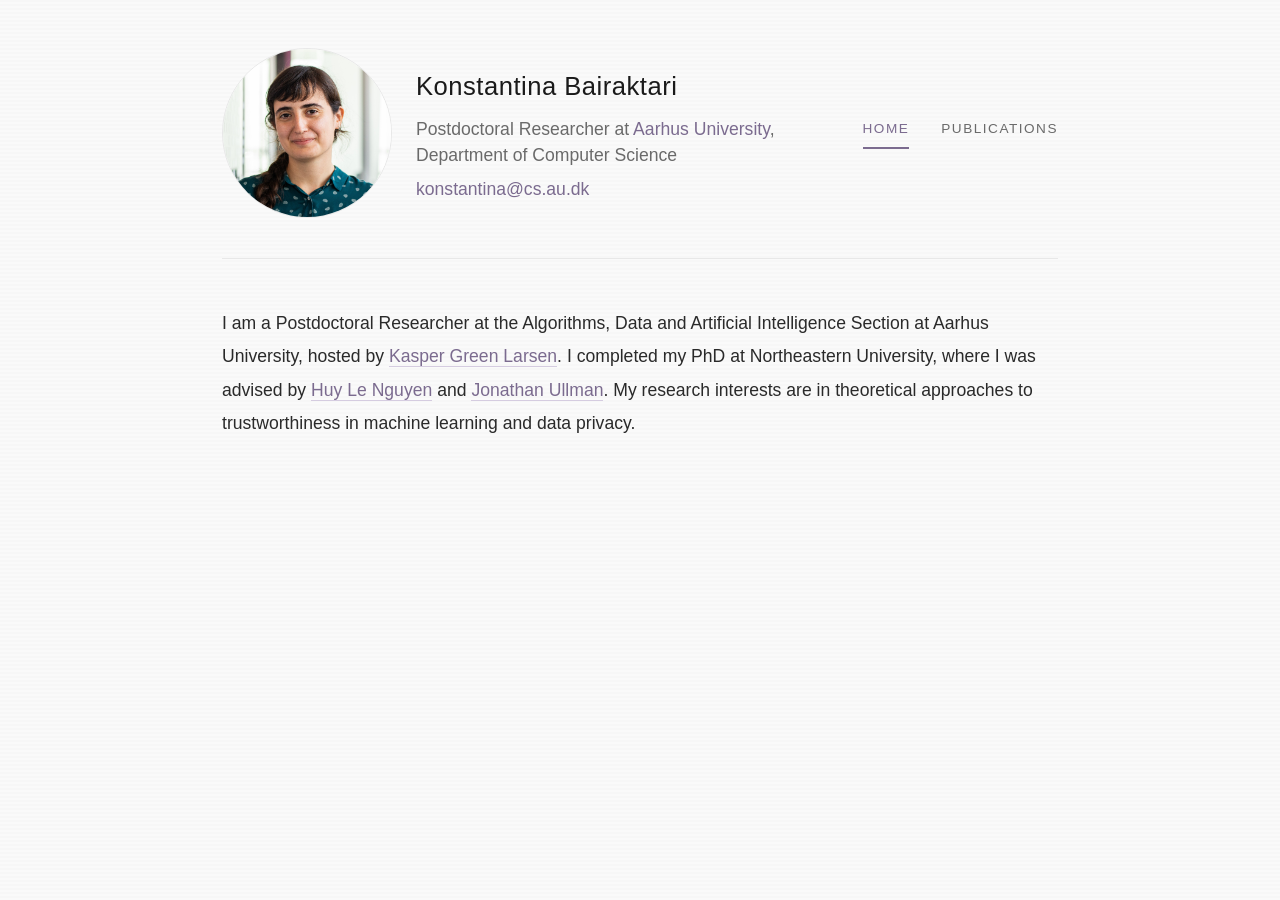
<file: index.html>
<!DOCTYPE html>
<html lang="en">
<head>
    <meta charset="UTF-8">
    <meta name="viewport" content="width=device-width, initial-scale=1.0">
    <title>Konstantina Bairaktari</title>
    <link rel="stylesheet" href="style2.css">
</head>
<body>
    <div class="page">

        <header class="site-header">
            <div class="header-left">
                <div class="profile-photo">
                    <img src="images/me.jpg" alt="Konstantina Bairaktari">
                </div>
                <div class="header-text">
                    <h1>Konstantina Bairaktari</h1>
                    <p>Postdoctoral Researcher at <a href="https://www.au.dk/">Aarhus University</a>,<br>
                    Department of Computer Science</p>
                    <p class="header-email"><a href="mailto:konstantina@cs.au.dk">konstantina@cs.au.dk</a></p>
                </div>
            </div>

            <nav class="site-nav">
                <a href="index.html" class="nav-tile active">Home</a>
                <a href="publications.html" class="nav-tile">Publications</a>
            </nav>
        </header>

        <div class="content-grid">
            <section class="main-col">
                <p>I am a Postdoctoral Researcher at the Algorithms, Data and Artificial Intelligence Section at Aarhus University, hosted by <a href="https://cs.au.dk/~larsen/">Kasper Green Larsen</a>. I completed my PhD at Northeastern University, where I was advised by <a href="https://www.ccs.neu.edu/home/hlnguyen/">Huy Le Nguyen</a> and <a href="https://www.ccs.neu.edu/home/jullman/">Jonathan Ullman</a>. My research interests are in theoretical approaches to trustworthiness in machine learning and data privacy.</p>
            </section>
        </div>

    </div>
</body>
</html>
</file>
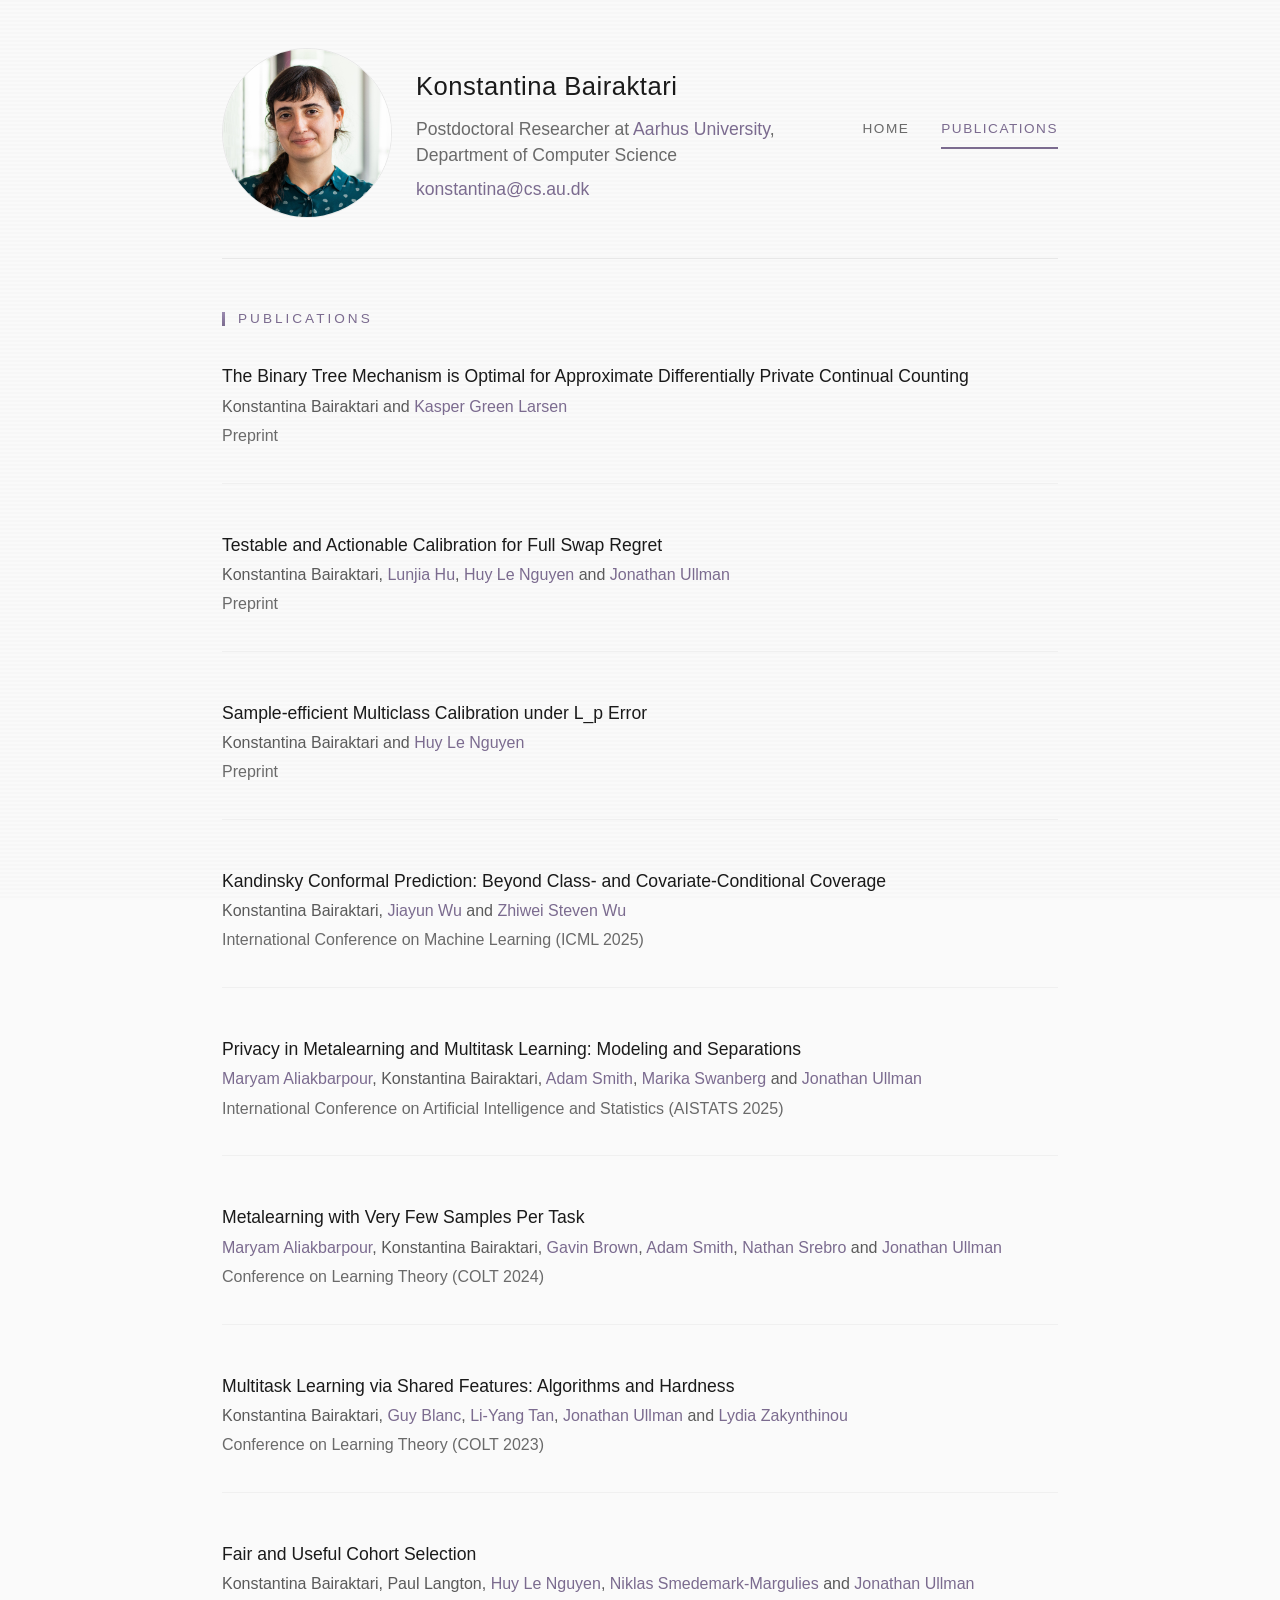
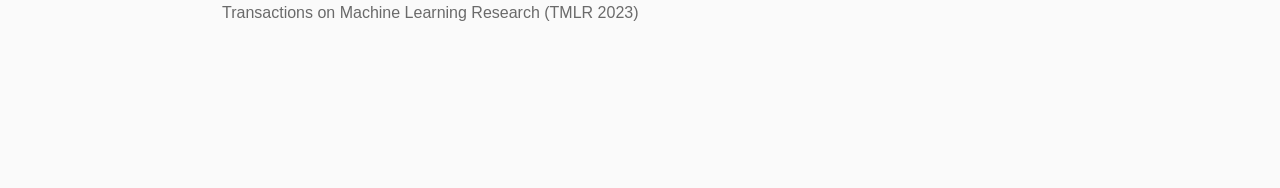
<file: publications.html>
<!DOCTYPE html>
<html lang="en">
<head>
    <meta charset="UTF-8">
    <meta name="viewport" content="width=device-width, initial-scale=1.0">
    <title>Publications &mdash; Konstantina Bairaktari</title>
    <link rel="stylesheet" href="style2.css">
</head>
<body>
    <div class="page">

        <header class="site-header">
            <div class="header-left">
                <div class="profile-photo">
                    <img src="images/me.jpg" alt="Konstantina Bairaktari">
                </div>
                <div class="header-text">
                    <h1>Konstantina Bairaktari</h1>
                    <p>Postdoctoral Researcher at <a href="https://www.au.dk/">Aarhus University</a>,<br>
                    Department of Computer Science</p>
                    <p class="header-email"><a href="mailto:konstantina@cs.au.dk">konstantina@cs.au.dk</a></p>
                </div>
            </div>

            <nav class="site-nav">
                <a href="index.html" class="nav-tile">Home</a>
                <a href="publications.html" class="nav-tile active">Publications</a>
            </nav>
        </header>

        <div class="content">
            <h2>Publications</h2>

            <div class="publication">
                <div class="pub-title"><a href="https://arxiv.org/abs/2607.00876">The Binary Tree Mechanism is Optimal for Approximate Differentially Private Continual Counting</a></div>
                <div class="pub-authors">Konstantina Bairaktari and <a href="https://cs.au.dk/~larsen/"> Kasper Green Larsen</a></div>
                <div class="pub-venue">Preprint</div>
            </div>

            <div class="publication">
                <div class="pub-title"><a href="https://arxiv.org/abs/2605.17749">Testable and Actionable Calibration for Full Swap Regret</a></div>
                <div class="pub-authors">Konstantina Bairaktari, <a href="https://lunjiahu.com/"> Lunjia Hu</a>, <a href="https://www.ccs.neu.edu/home/hlnguyen/">Huy Le Nguyen</a> and <a href="https://jonathan-ullman.github.io"> Jonathan Ullman </a></div>
                <div class="pub-venue">Preprint</div>
            </div>

            <div class="publication">
                <div class="pub-title"><a href="https://arxiv.org/abs/2509.23000">Sample-efficient Multiclass Calibration under L_p Error</a></div>
                <div class="pub-authors">Konstantina Bairaktari and <a href="https://www.ccs.neu.edu/home/hlnguyen/">Huy Le Nguyen</a></div>
                <div class="pub-venue">Preprint</div>
            </div>

            <div class="publication">
                <div class="pub-title"><a href="https://arxiv.org/abs/2502.17264">Kandinsky Conformal Prediction: Beyond Class- and Covariate-Conditional Coverage</a></div>
                <div class="pub-authors">Konstantina Bairaktari, <a href="https://ic-hub.github.io//">Jiayun Wu</a> and <a href="https://zstevenwu.com/">Zhiwei Steven Wu</a></div>
                <div class="pub-venue">International Conference on Machine Learning (ICML 2025)</div>
            </div>

            <div class="publication">
                <div class="pub-title"><a href="https://arxiv.org/abs/2412.12374">Privacy in Metalearning and Multitask Learning: Modeling and Separations</a></div>
                <div class="pub-authors"><a href="https://maryamaliakbarpour.com/">Maryam Aliakbarpour</a>, Konstantina Bairaktari, <a href="https://cs-people.bu.edu/ads22/">Adam Smith</a>, <a href="https://marikaswanberg.com/">Marika Swanberg</a> and <a href="https://jonathan-ullman.github.io">Jonathan Ullman</a></div>
                <div class="pub-venue">International Conference on Artificial Intelligence and Statistics (AISTATS 2025)</div>
            </div>

            <div class="publication">
                <div class="pub-title"><a href="https://arxiv.org/abs/2312.13978">Metalearning with Very Few Samples Per Task</a></div>
                <div class="pub-authors"><a href="https://maryamaliakbarpour.com/">Maryam Aliakbarpour</a>, Konstantina Bairaktari, <a href="https://pages.cs.wisc.edu/~grbrown5/">Gavin Brown</a>, <a href="https://cs-people.bu.edu/ads22/">Adam Smith</a>, <a href="https://nati.ttic.edu/">Nathan Srebro</a> and <a href="https://jonathan-ullman.github.io">Jonathan Ullman</a></div>
                <div class="pub-venue">Conference on Learning Theory (COLT 2024)</div>
            </div>

            <div class="publication">
                <div class="pub-title"><a href="https://arxiv.org/abs/2209.03112">Multitask Learning via Shared Features: Algorithms and Hardness</a></div>
                <div class="pub-authors">Konstantina Bairaktari, <a href="https://web.stanford.edu/~gblanc/">Guy Blanc</a>, <a href="http://theory.stanford.edu/~liyang/">Li-Yang Tan</a>, <a href="https://jonathan-ullman.github.io">Jonathan Ullman</a> and <a href="https://www.ccs.neu.edu/home/lydiazak/">Lydia Zakynthinou</a></div>
                <div class="pub-venue">Conference on Learning Theory (COLT 2023)</div>
            </div>

            <div class="publication">
                <div class="pub-title"><a href="https://arxiv.org/abs/2009.02207">Fair and Useful Cohort Selection</a></div>
                <div class="pub-authors">Konstantina Bairaktari, Paul Langton, <a href="https://www.ccs.neu.edu/home/hlnguyen/">Huy Le Nguyen</a>, <a href="https://nik-sm.github.io/">Niklas Smedemark-Margulies</a> and <a href="https://jonathan-ullman.github.io">Jonathan Ullman</a></div>
                <div class="pub-venue">Transactions on Machine Learning Research (TMLR 2023)</div>
            </div>
        </div>

    </div>
</body>
</html>
</file>
<file: style2.css>
* {
    margin: 0;
    padding: 0;
    box-sizing: border-box;
}
body {
    font-family: -apple-system, BlinkMacSystemFont, 'Segoe UI', 'Helvetica Neue', Arial, sans-serif;
    line-height: 1.8;
    color: #1a1a1a;
    background: #fafafa;
    font-weight: 300;
}

.page {
    max-width: 900px;
    margin: 0 auto;
    padding: 3rem 2rem 5rem 2rem;
}

/* ---------- Header: photo + name inline, nav tiles alongside ---------- */

.site-header {
    display: flex;
    justify-content: space-between;
    align-items: center;
    flex-wrap: wrap;
    gap: 2rem;
    padding-bottom: 2.5rem;
    margin-bottom: 3rem;
    border-bottom: 1px solid #e8e8e8;
}

.header-left {
    display: flex;
    align-items: center;
    gap: 1.5rem;
}

.profile-photo {
    flex-shrink: 0;
    width: 170px;
    height: 170px;
    border-radius: 50%;
    background: #f5f5f5;
    border: 1px solid #e8e8e8;
    overflow: hidden;
    display: flex;
    align-items: center;
    justify-content: center;
    color: #aaa;
    font-size: 0.8rem;
}
.profile-photo img {
    width: 100%;
    height: 100%;
    object-fit: cover;
}

.header-text h1 {
    font-size: 1.6rem;
    font-weight: 300;
    letter-spacing: 0.5px;
    margin-bottom: 0.4rem;
    color: #1a1a1a;
}
.header-text p {
    font-size: 1.1rem;
    color: #6a6a6a;
    line-height: 1.5;
}
.header-email {
    margin-top: 0.5rem;
}
.header-email a {
    color: #7b6b8f;
}
.header-text a {
    color: #7b6b8f;
    text-decoration: none;
    transition: color 0.3s ease;
}
.header-text a:hover {
    color: #5a4a6f;
}

.site-nav {
    display: flex;
    gap: 2rem;
    flex-shrink: 0;
}
.nav-tile {
    font-size: 0.85rem;
    letter-spacing: 1.5px;
    text-transform: uppercase;
    color: #6a6a6a;
    text-decoration: none;
    padding-bottom: 0.4rem;
    border-bottom: 2px solid transparent;
    transition: all 0.3s ease;
}
.nav-tile:hover {
    color: #5a4a6f;
}
.nav-tile.active {
    color: #7b6b8f;
    border-bottom-color: #7b6b8f;
}

/* ---------- Homepage: two-column body ---------- */

.content-grid {
    width: 100%;
}

.main-col p {
    font-size: 1.1rem;
    line-height: 1.9;
    color: #2a2a2a;
}
.main-col a {
    color: #7b6b8f;
    text-decoration: none;
    border-bottom: 1px solid #d5cce0;
    transition: all 0.3s ease;
}
.main-col a:hover {
    color: #5a4a6f;
    border-bottom-color: #9b8bb0;
}

/* ---------- Publications page ---------- */

.content h2 {
    font-size: 0.85rem;
    font-weight: 400;
    letter-spacing: 3px;
    text-transform: uppercase;
    margin: 0 0 2rem 0;
    color: #7b6b8f;
    position: relative;
    padding-left: 1rem;
}
.content h2::before {
    content: '';
    position: absolute;
    left: 0;
    top: 50%;
    transform: translateY(-50%);
    width: 3px;
    height: 14px;
    background: linear-gradient(to bottom, #9b8bb0, #7b6b8f);
}

.publication {
    margin-bottom: 3rem;
    padding-bottom: 2rem;
    border-bottom: 1px solid #f0f0f0;
}
.publication:last-child {
    border-bottom: none;
}

.pub-title {
    font-weight: 500;
    font-size: 1.1rem;
    margin-bottom: 0.3rem;
    color: #1a1a1a;
    line-height: 1.5;
}
.pub-title a {
    color: #1a1a1a;
    text-decoration: none;
    border-bottom: 1px solid transparent;
    transition: all 0.3s ease;
}
.pub-title a:hover {
    color: #5a4a6f;
    border-bottom-color: #9b8bb0;
}

.pub-authors {
    font-size: 1rem;
    color: #5a5a5a;
    margin-bottom: 0.2rem;
    line-height: 1.5;
}
.pub-authors a {
    color: #7b6b8f;
    text-decoration: none;
    transition: color 0.3s ease;
}
.pub-authors a:hover {
    color: #5a4a6f;
}

.pub-venue {
    font-size: 1rem;
    color: #6a6a6a;
}

/* Subtle texture */
body::before {
    content: '';
    position: fixed;
    top: 0;
    left: 0;
    width: 100%;
    height: 100%;
    background-image: 
        repeating-linear-gradient(
            0deg,
            transparent,
            transparent 2px,
            rgba(0,0,0,0.01) 2px,
            rgba(0,0,0,0.01) 4px
        );
    pointer-events: none;
    z-index: -1;
}

/* ---------- Responsive ---------- */

@media (max-width: 700px) {
    .site-header {
        flex-direction: column;
        align-items: flex-start;
    }
    .page {
        padding: 2rem 1.25rem 3rem 1.25rem;
    }
}
</file>
